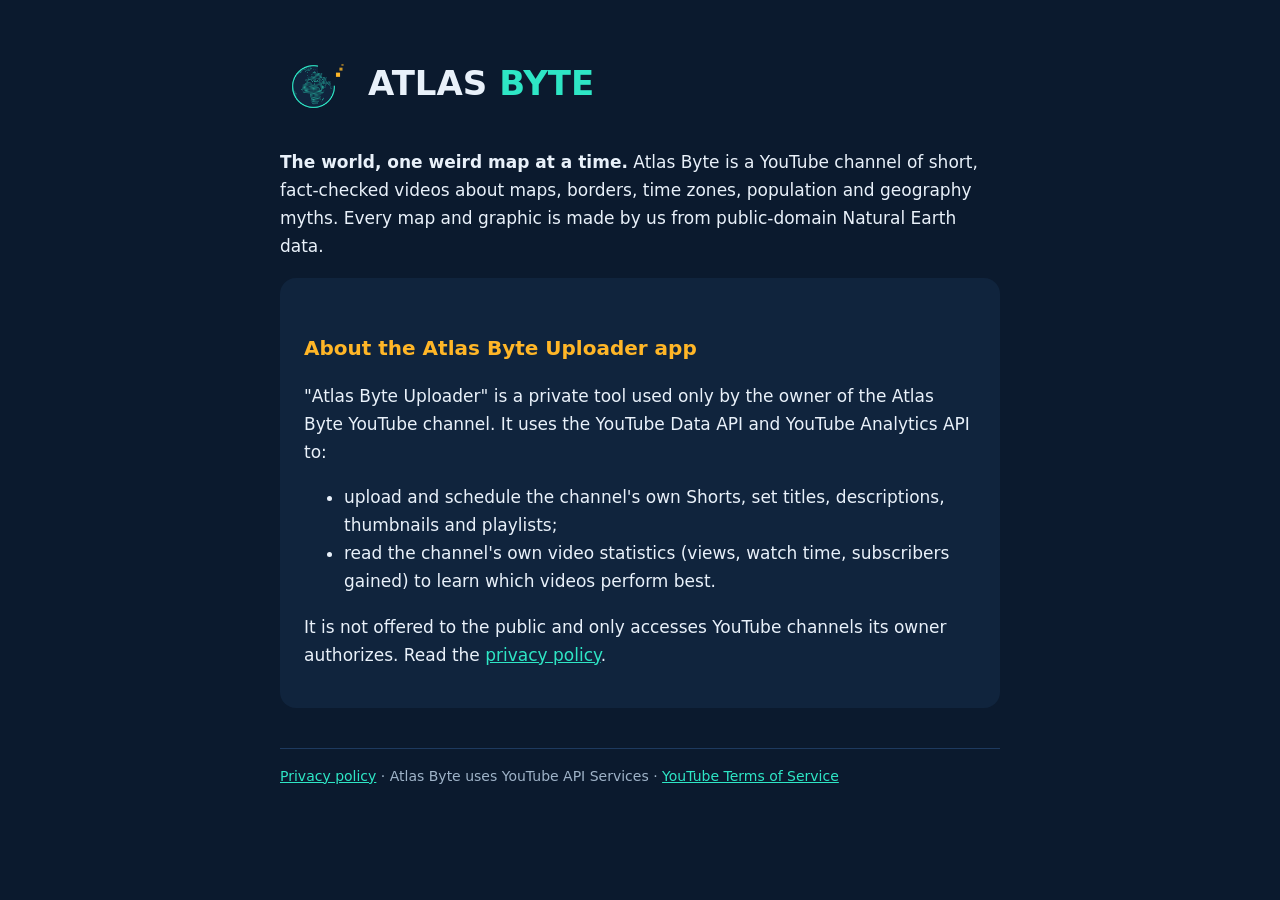
<file: index.html>
<!doctype html>
<html lang="en"><head><meta charset="utf-8"><meta name="viewport" content="width=device-width,initial-scale=1">
<title>Atlas Byte</title><meta name="description" content="Atlas Byte — the world, one weird map at a time. Geography and map facts in short videos.">
<link rel="icon" href="logo.png"><link rel="stylesheet" href="style.css"></head>
<body><main>
<header><img src="logo.png" alt="Atlas Byte logo"><h1>ATLAS <span>BYTE</span></h1></header>
<p><strong>The world, one weird map at a time.</strong> Atlas Byte is a YouTube channel of short, fact-checked videos about maps, borders,
time zones, population and geography myths. Every map and graphic is made by us from public-domain Natural Earth data.</p>

<div class="card">
<h2>About the Atlas Byte Uploader app</h2>
<p>"Atlas Byte Uploader" is a private tool used only by the owner of the Atlas Byte YouTube channel. It uses the YouTube Data API and
YouTube Analytics API to:</p>
<ul>
<li>upload and schedule the channel's own Shorts, set titles, descriptions, thumbnails and playlists;</li>
<li>read the channel's own video statistics (views, watch time, subscribers gained) to learn which videos perform best.</li>
</ul>
<p>It is not offered to the public and only accesses YouTube channels its owner authorizes. Read the <a href="privacy.html">privacy policy</a>.</p>
</div>

<footer class="muted"><a href="privacy.html">Privacy policy</a> · Atlas Byte uses YouTube API Services · <a href="https://www.youtube.com/t/terms">YouTube Terms of Service</a></footer>
</main></body></html>
</file>
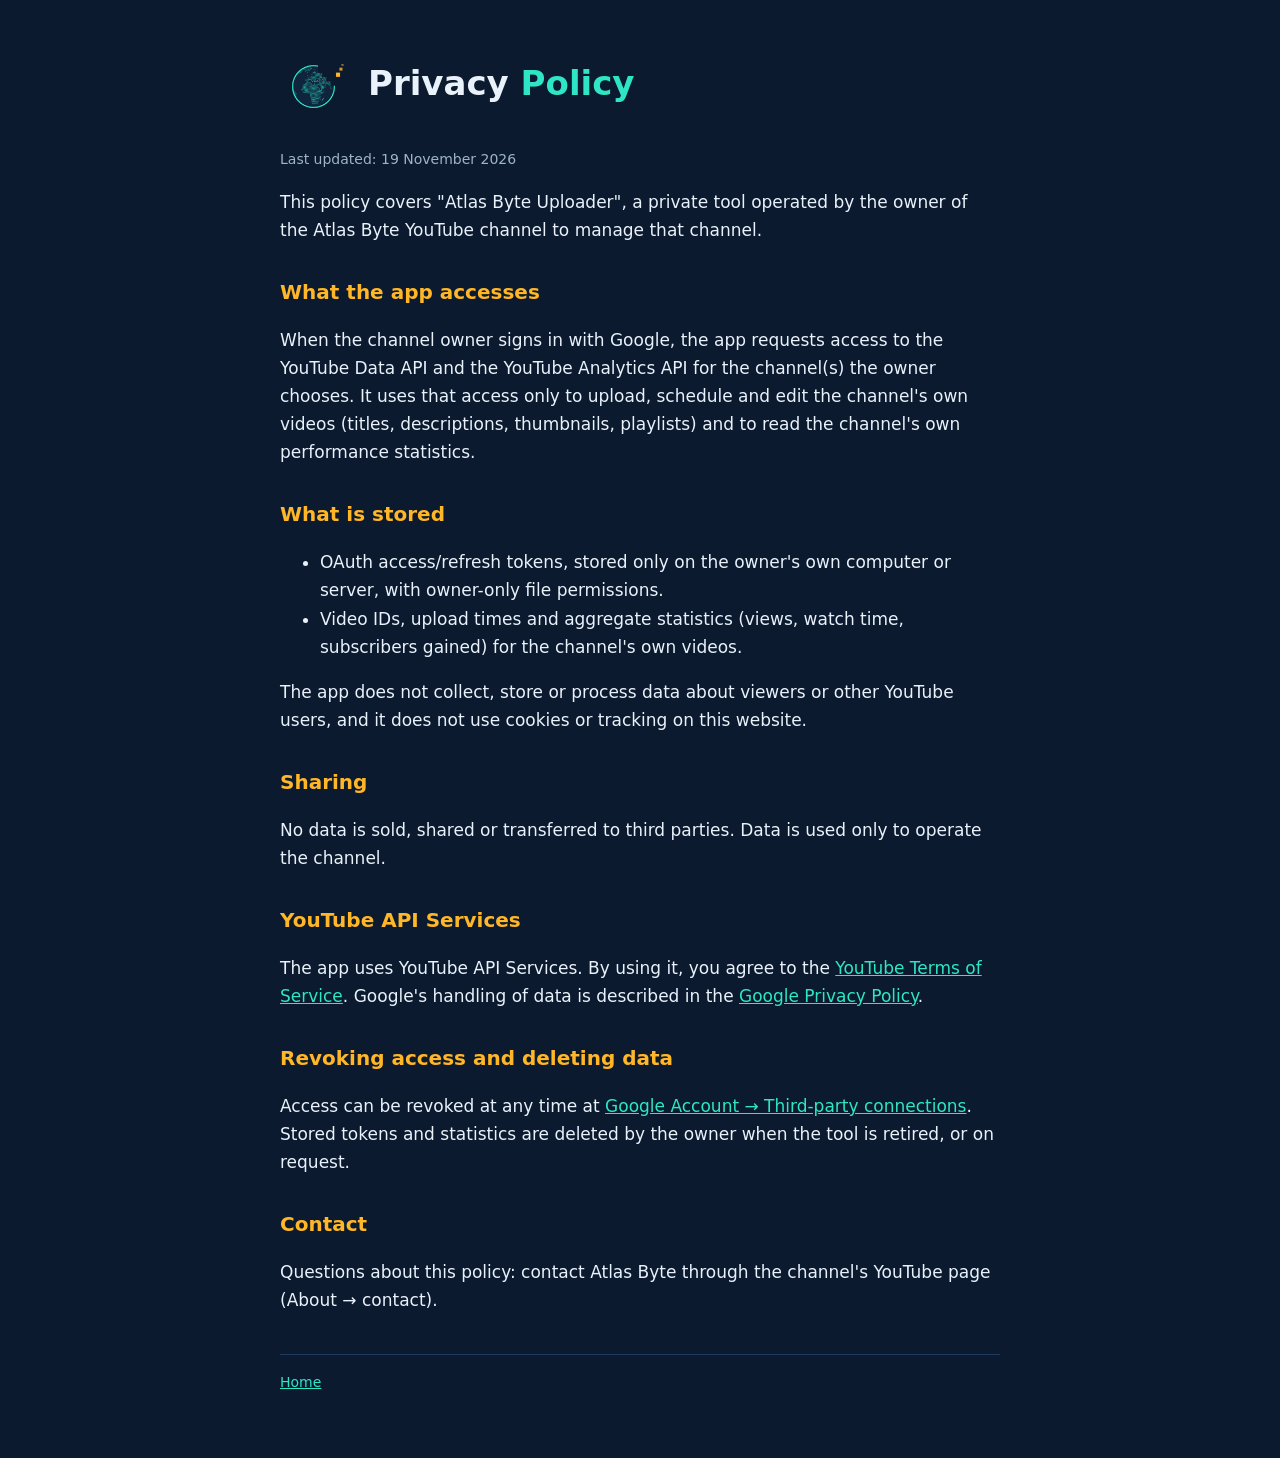
<file: privacy.html>
<!doctype html>
<html lang="en"><head><meta charset="utf-8"><meta name="viewport" content="width=device-width,initial-scale=1">
<title>Privacy Policy · Atlas Byte</title><link rel="icon" href="logo.png"><link rel="stylesheet" href="style.css"></head>
<body><main>
<header><img src="logo.png" alt="Atlas Byte logo"><h1>Privacy <span>Policy</span></h1></header>
<p class="muted">Last updated: 19 November 2026</p>

<p>This policy covers "Atlas Byte Uploader", a private tool operated by the owner of the Atlas Byte YouTube channel to manage that channel.</p>

<h2>What the app accesses</h2>
<p>When the channel owner signs in with Google, the app requests access to the YouTube Data API and the YouTube Analytics API for the
channel(s) the owner chooses. It uses that access only to upload, schedule and edit the channel's own videos (titles, descriptions,
thumbnails, playlists) and to read the channel's own performance statistics.</p>

<h2>What is stored</h2>
<ul>
<li>OAuth access/refresh tokens, stored only on the owner's own computer or server, with owner-only file permissions.</li>
<li>Video IDs, upload times and aggregate statistics (views, watch time, subscribers gained) for the channel's own videos.</li>
</ul>
<p>The app does not collect, store or process data about viewers or other YouTube users, and it does not use cookies or tracking on this website.</p>

<h2>Sharing</h2>
<p>No data is sold, shared or transferred to third parties. Data is used only to operate the channel.</p>

<h2>YouTube API Services</h2>
<p>The app uses YouTube API Services. By using it, you agree to the <a href="https://www.youtube.com/t/terms">YouTube Terms of Service</a>.
Google's handling of data is described in the <a href="https://policies.google.com/privacy">Google Privacy Policy</a>.</p>

<h2>Revoking access and deleting data</h2>
<p>Access can be revoked at any time at <a href="https://myaccount.google.com/permissions">Google Account → Third-party connections</a>.
Stored tokens and statistics are deleted by the owner when the tool is retired, or on request.</p>

<h2>Contact</h2>
<p>Questions about this policy: contact Atlas Byte through the channel's YouTube page (About → contact).</p>

<footer class="muted"><a href="index.html">Home</a></footer>
</main></body></html>
</file>
<file: style.css>
:root{--bg:#0B1A2E;--card:#10243d;--teal:#2EE6C5;--amber:#FFB627;--text:#E9F1FA;--muted:#9FB3C8}
*{box-sizing:border-box}
body{margin:0;background:var(--bg);color:var(--text);font:17px/1.65 system-ui,-apple-system,"Segoe UI",Roboto,sans-serif}
main{max-width:760px;margin:0 auto;padding:48px 20px 64px}
header{display:flex;align-items:center;gap:16px;margin-bottom:28px}
header img{width:72px;height:72px;border-radius:50%}
h1{font-size:34px;margin:0;line-height:1.1}
h1 span{color:var(--teal)}
h2{color:var(--amber);font-size:20px;margin-top:32px}
.card{background:var(--card);border-radius:16px;padding:22px 24px;margin:18px 0}
a{color:var(--teal)}
.muted{color:var(--muted);font-size:14px}
footer{margin-top:40px;border-top:1px solid #1E3A5F;padding-top:16px}
</file>
